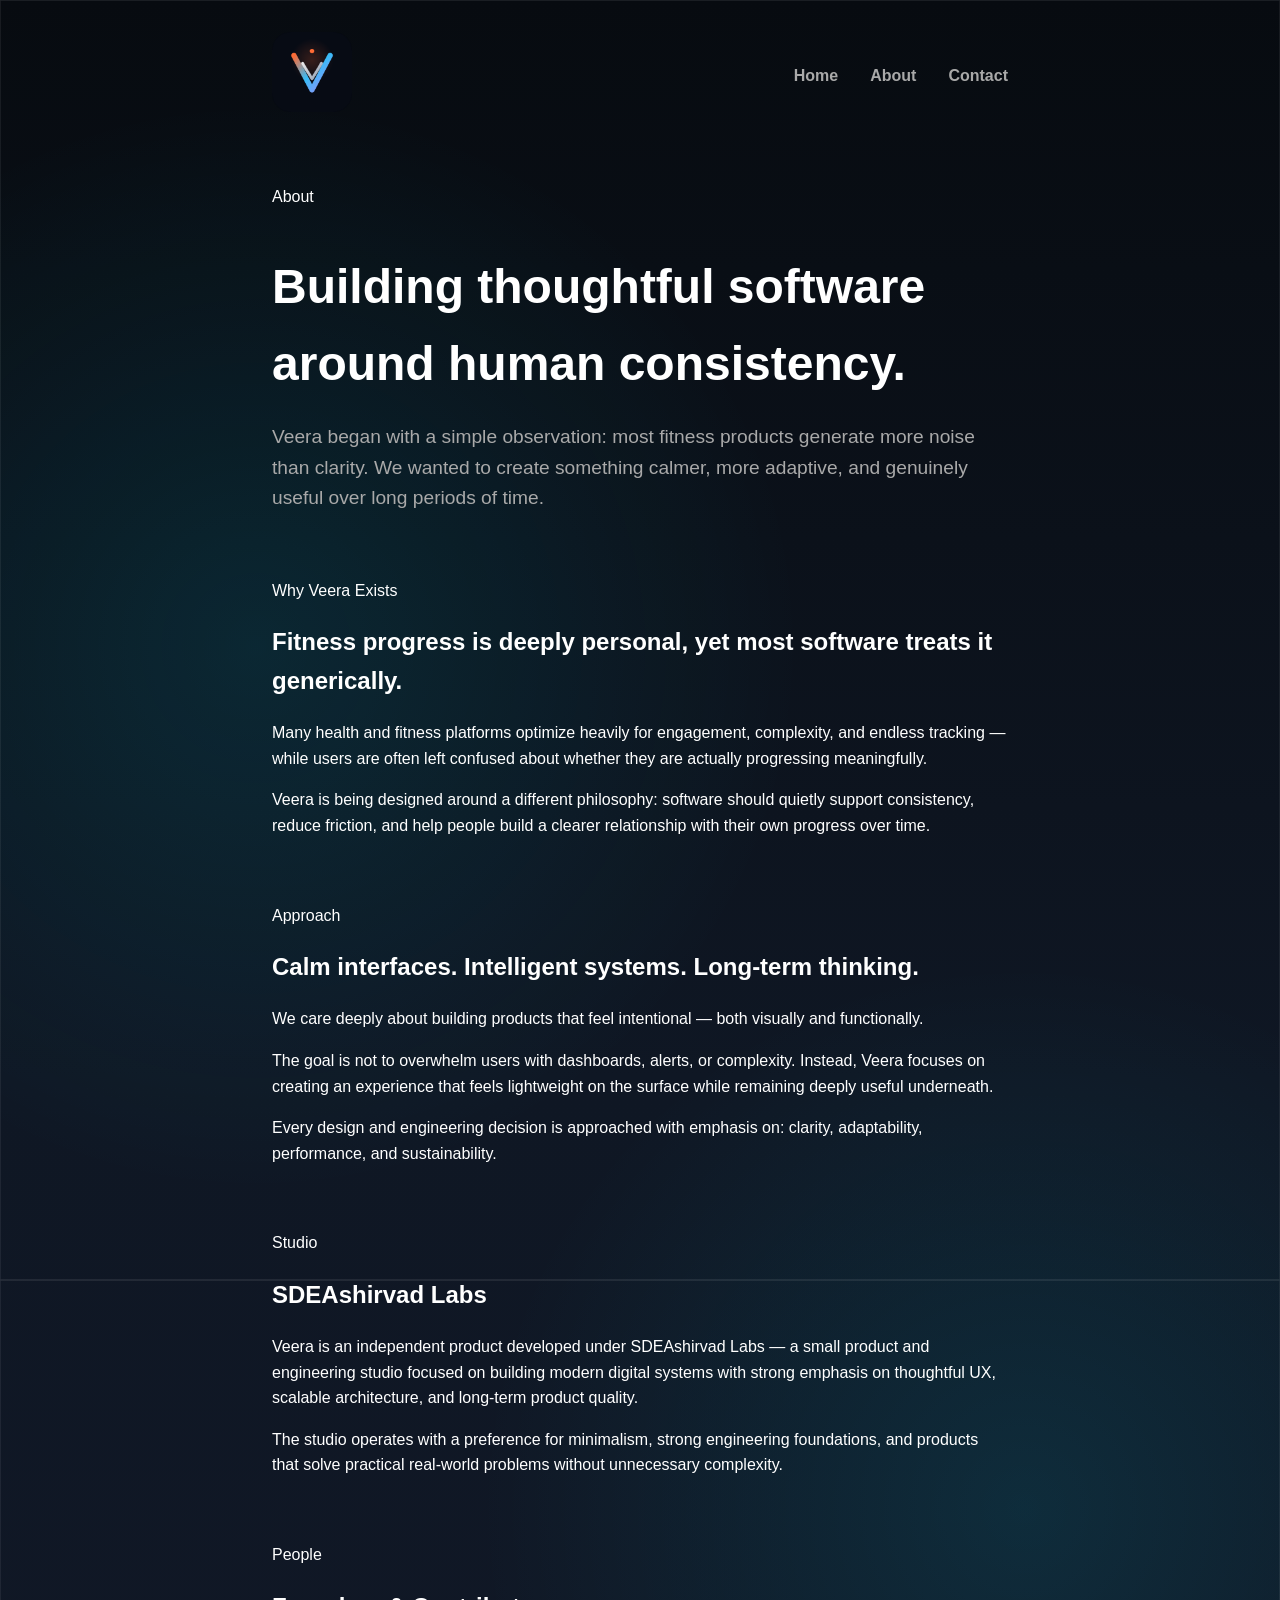
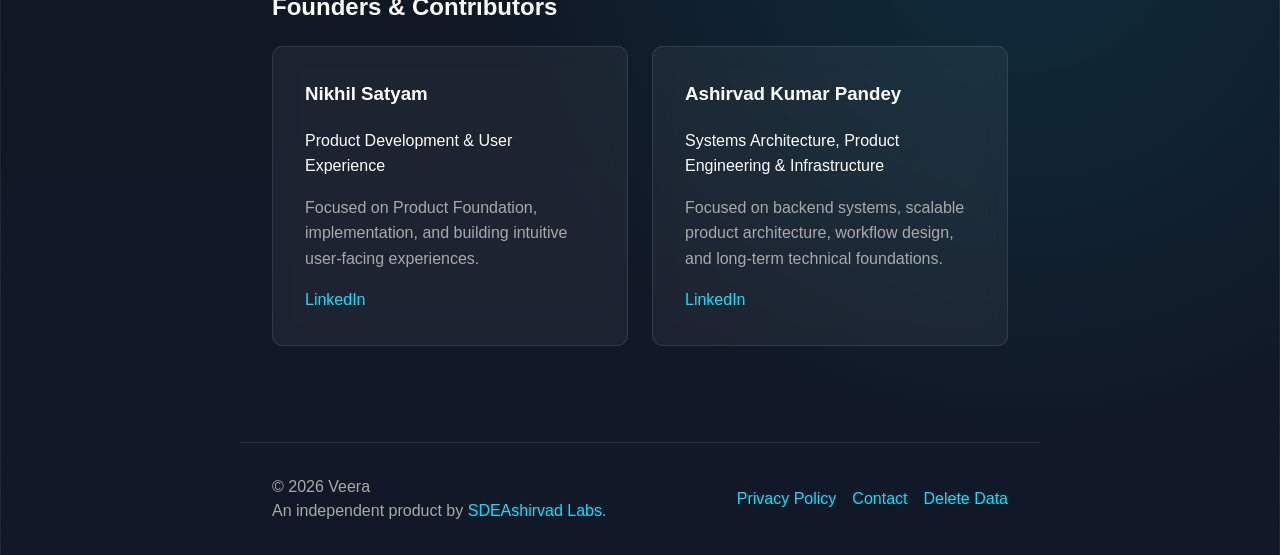
<file: about/index.html>
<!DOCTYPE html>
<html lang="en">
<head>
    <meta charset="UTF-8">
    <meta name="viewport" content="width=device-width, initial-scale=1.0">
    <title>About - Veera</title>
    <meta name="description" content="Learn about the philosophy and the team behind Veera, an intelligent fitness platform by SDEAshirvad Labs.">
    <meta property="og:title" content="About - Veera">
    <meta property="og:description" content="Learn about the philosophy and the team behind Veera.">
    <meta property="og:type" content="website">
    <meta property="og:url" content="https://veera.sdeashirvad.com/about/">
    <link rel="stylesheet" href="../styles/main.css">
    <link rel="icon" href="../assets/images/favicon.svg" type="image/svg+xml">
</head>
<body>
    <header>
        <div class="logo">
            <a href="/">
                <img src="../assets/images/icon.png" alt="Veera Home" class="logo-image" />
            </a>
        </div>
        <button class="hamburger" aria-label="Open navigation menu" aria-expanded="false">
            <span class="hamburger-box">
                <span class="hamburger-inner"></span>
            </span>
        </button>
        <nav class="main-nav" aria-label="Main Navigation">
            <ul>
                <li><a href="/">Home</a></li>
                <li><a href="/about/">About</a></li>
                <li><a href="/contact/">Contact</a></li>
            </ul>
        </nav>
    </header>

    <main>

        <section id="hero" class="about-hero">
            <span class="section-tag">About</span>

            <h1>
                Building thoughtful software
                around human consistency.
            </h1>

            <p class="hero-description">
                Veera began with a simple observation:
                most fitness products generate more noise than clarity.
                We wanted to create something calmer, more adaptive,
                and genuinely useful over long periods of time.
            </p>
        </section>

        <section id="origin" class="content-section">
            <div class="section-header">
                <span class="section-tag">Why Veera Exists</span>
                <h2>
                    Fitness progress is deeply personal,
                    yet most software treats it generically.
                </h2>
            </div>

            <div class="content-grid">
                <p>
                    Many health and fitness platforms optimize heavily for
                    engagement, complexity, and endless tracking —
                    while users are often left confused about whether
                    they are actually progressing meaningfully.
                </p>

                <p>
                    Veera is being designed around a different philosophy:
                    software should quietly support consistency,
                    reduce friction, and help people build a clearer
                    relationship with their own progress over time.
                </p>
            </div>
        </section>

        <section id="approach" class="content-section atmospheric-card">
            <div class="section-header">
                <span class="section-tag">Approach</span>
                <h2>
                    Calm interfaces.
                    Intelligent systems.
                    Long-term thinking.
                </h2>
            </div>

            <p class="large-text">
                We care deeply about building products that feel
                intentional — both visually and functionally.
            </p>

            <p>
                The goal is not to overwhelm users with dashboards,
                alerts, or complexity.
                Instead, Veera focuses on creating an experience that feels
                lightweight on the surface while remaining deeply useful underneath.
            </p>

            <p>
                Every design and engineering decision is approached with emphasis on:
                clarity, adaptability, performance, and sustainability.
            </p>
        </section>

        <section id="studio" class="content-section">
            <div class="section-header">
                <span class="section-tag">Studio</span>
                <h2>SDEAshirvad Labs</h2>
            </div>

            <p>
                Veera is an independent product developed under
                SDEAshirvad Labs — a small product and engineering studio
                focused on building modern digital systems with strong emphasis on
                thoughtful UX, scalable architecture, and long-term product quality.
            </p>

            <p>
                The studio operates with a preference for minimalism,
                strong engineering foundations, and products that solve
                practical real-world problems without unnecessary complexity.
            </p>
        </section>

        <section id="people" class="content-section">
            <div class="section-header">
                <span class="section-tag">People</span>
                <h2>Founders & Contributors</h2>
            </div>

            <div class="founders-grid">

                <div class="founder-card">
                    <div class="founder-meta">
                        <h3>Nikhil Satyam</h3>
                        <span>
                        Product Development & User Experience
                    </span>
                    </div>

                    <p>
                        Focused on Product Foundation, implementation,
                        and building intuitive user-facing experiences.
                    </p>

                    <a href="https://www.linkedin.com/in/nikhil-satyam/"
                       target="_blank"
                       rel="noopener noreferrer">
                        LinkedIn
                    </a>
                </div>

                <div class="founder-card">
                    <div class="founder-meta">
                        <h3>Ashirvad Kumar Pandey</h3>
                        <span>
                        Systems Architecture, Product Engineering & Infrastructure
                    </span>
                    </div>

                    <p>
                        Focused on backend systems, scalable product architecture,
                        workflow design, and long-term technical foundations.
                    </p>

                    <a href="https://www.linkedin.com/in/sdeashirvad/"
                       target="_blank"
                       rel="noopener noreferrer">
                        LinkedIn
                    </a>
                </div>

            </div>
        </section>

    </main>

    <footer>
        <div class="footer-content">
            <p>&copy; 2026 Veera</p>
            <p>An independent product by <a href="https://ashirvad.work" target="_blank" rel="noopener noreferrer">SDEAshirvad Labs</a>.</p>
        </div>
        <nav class="footer-nav">
            <a href="/privacy/">Privacy Policy</a>
            <a href="/contact/">Contact</a>
            <a href="/delete-data/">Delete Data</a>
        </nav>
    </footer>

    <script src="../scripts/main.js"></script>
</body>
</html>
</file>
<file: styles/main.css>
/* Veera - Main Stylesheet */

:root {
    --background-gradient-start: #070B10;
    --background-gradient-mid: #0F1724;
    --background-gradient-end: #111827;
    --card-background-color: rgba(255, 255, 255, 0.05);
    --card-border-color: rgba(255, 255, 255, 0.1);
    --text-color: #FFFFFF;
    --primary-color: #FFFFFF;
    --secondary-color: #a9a9a9;
    --accent-color: #00E5FF; /* Cyan accent */
    --container-width: 800px;
    --font-family: 'Inter', -apple-system, BlinkMacSystemFont, "Segoe UI", Roboto, Helvetica, Arial, sans-serif;
}

body {
    background: linear-gradient(180deg, var(--background-gradient-start) 0%, var(--background-gradient-mid) 50%, var(--background-gradient-end) 100%);
    color: var(--text-color);
    font-family: var(--font-family);
    margin: 0;
    padding: 0;
    line-height: 1.6;
    display: flex;
    flex-direction: column;
    min-height: 100vh;
    position: relative;
    overflow-x: hidden;
}

body.nav-open {
    overflow: hidden;
}

body::before {
    content: '';
    position: absolute;
    top: 0;
    left: 0;
    right: 0;
    bottom: 0;
    background-image: url('data:image/svg+xml,<svg xmlns="http://www.w3.org/2000/svg" viewBox="0 0 100 100"><path d="M0 0 H100 V100 H0 Z" fill="none" stroke="%23FFFFFF1A" stroke-width="0.1"/></svg>'),
                      radial-gradient(circle at 20% 30%, rgba(0, 229, 255, 0.1) 0%, transparent 30%),
                      radial-gradient(circle at 80% 70%, rgba(0, 229, 255, 0.1) 0%, transparent 30%);
    z-index: -1;
}

h1, h2, h3, h4, h5, h6 {
    font-weight: 600;
    color: var(--primary-color);
}

a {
    color: var(--accent-color);
    text-decoration: none;
    transition: color 0.3s ease;
}

a:hover {
    color: var(--primary-color);
}

header, main, footer {
    width: 100%;
    max-width: var(--container-width);
    margin: 0 auto;
    padding: 2rem;
    box-sizing: border-box;
    z-index: 1;
}

main {
    flex-grow: 1;
}

section {
    margin-bottom: 4rem;
    position: relative;
}

header {
    display: flex;
    justify-content: space-between;
    align-items: center;
    z-index: 100;
}

.logo a {
    display: block;
}

.logo-image {
    height: 80px;
    width: auto;
}

/* Main Navigation */
.main-nav {
    z-index: 999;
}

.main-nav ul {
    list-style: none;
    margin: 0;
    padding: 0;
    display: flex;
}

.main-nav li {
    margin-left: 2rem;
}

.main-nav a {
    color: var(--secondary-color);
    font-weight: 600;
    transition: color 0.3s ease;
}

.main-nav a:hover {
    color: var(--primary-color);
}

/* Hamburger Menu */
.hamburger {
    display: none;
    padding: 15px;
    border: none;
    background: transparent;
    cursor: pointer;
    z-index: 1000;
}

.hamburger-box {
    width: 30px;
    height: 24px;
    display: inline-block;
    position: relative;
}

.hamburger-inner,
.hamburger-inner::before,
.hamburger-inner::after {
    width: 100%;
    height: 3px;
    background-color: var(--primary-color);
    position: absolute;
    border-radius: 3px;
    transition: transform 0.3s ease;
}

.hamburger-inner {
    top: 50%;
    transform: translateY(-50%);
}

.hamburger-inner::before,
.hamburger-inner::after {
    content: '';
    display: block;
}

.hamburger-inner::before {
    top: -10px;
}

.hamburger-inner::after {
    bottom: -10px;
}

.nav-open .hamburger-inner {
    transform: rotate(45deg);
}

.nav-open .hamburger-inner::before {
    transform: rotate(90deg) translate(-10px, 0px);
}

.nav-open .hamburger-inner::after {
    transform: rotate(90deg) translate(10px, 0px);
}


footer {
    border-top: 1px solid var(--card-border-color);
    padding-top: 2rem;
    display: flex;
    justify-content: space-between;
    align-items: center;
    color: var(--secondary-color);
    flex-wrap: wrap;
}

.footer-content {
    text-align: left;
    margin-right: 2rem;
}

.footer-content p {
    margin: 0;
    line-height: 1.5;
}

.footer-nav {
    display: flex;
    flex-wrap: wrap;
}

.footer-nav a {
    margin-left: 1rem;
    white-space: nowrap;
}


#hero h1 {
    font-size: 3rem;
    margin-bottom: 1rem;
}

#hero p {
    font-size: 1.2rem;
    color: var(--secondary-color);
}

.cta-link {
    font-weight: 600;
    text-decoration: underline;
    cursor: pointer;
}

.cta-button {
    display: inline-block;
    background-color: var(--accent-color);
    color: var(--background-gradient-start);
    padding: 1rem 2rem;
    border-radius: 5px;
    font-weight: 600;
    transition: transform 0.3s ease, box-shadow 0.3s ease;
    position: relative;
    cursor: pointer;
}

.cta-button:hover {
    transform: translateY(-3px);
    box-shadow: 0 10px 20px rgba(0, 229, 255, 0.2);
}

.cta-button::before {
    content: '';
    position: absolute;
    top: 0;
    left: 0;
    right: 0;
    bottom: 0;
    border-radius: 5px;
    background-color: var(--accent-color);
    animation: pulse 2s infinite;
    z-index: -1;
}

@keyframes pulse {
    0% {
        transform: scale(1);
        opacity: 0.5;
    }
    100% {
        transform: scale(1.4);
        opacity: 0;
    }
}

/* Features Section */
.features-grid {
    display: grid;
    grid-template-columns: repeat(auto-fit, minmax(250px, 1fr));
    gap: 1.5rem;
}

.feature-card {
    background-color: var(--card-background-color);
    padding: 2rem;
    border-radius: 10px;
    border: 1px solid var(--card-border-color);
    backdrop-filter: blur(10px);
    -webkit-backdrop-filter: blur(10px);
    transition: transform 0.3s ease, box-shadow 0.3s ease;
}

.feature-card:hover {
    transform: translateY(-5px);
    box-shadow: 0 10px 20px rgba(0,0,0,0.2);
}

.feature-card h3 {
    margin-top: 0;
    font-size: 1.2rem;
}

.feature-card p {
    color: var(--secondary-color);
}

/* Progress Visualization Section */
.progress-chart {
    margin-top: 2rem;
}

.chart-bar {
    margin-bottom: 1rem;
}

.bar-label {
    margin-bottom: 0.5rem;
    color: var(--secondary-color);
}

.bar {
    height: 20px;
    background: linear-gradient(90deg, var(--accent-color) 0%, #00BFFF 100%);
    border-radius: 10px;
    animation: fill-bar 2s ease-out forwards;
}

@keyframes fill-bar {
    from { width: 0; }
}

/* Contact Form */
.contact-form {
    margin-top: 2rem;
}

.form-group {
    margin-bottom: 1.5rem;
}

.form-group label {
    display: block;
    margin-bottom: 0.5rem;
    color: var(--secondary-color);
}

.form-group input,
.form-group textarea {
    width: 100%;
    padding: 1rem;
    background-color: var(--card-background-color);
    border: 1px solid var(--card-border-color);
    border-radius: 5px;
    color: var(--text-color);
    font-family: var(--font-family);
    backdrop-filter: blur(5px);
    -webkit-backdrop-filter: blur(5px);
}

.submit-button {
    display: inline-block;
    background-color: var(--accent-color);
    color: var(--background-gradient-start);
    padding: 1rem 2rem;
    border: none;
    border-radius: 5px;
    font-weight: 600;
    cursor: pointer;
    transition: opacity 0.3s ease;
}

.submit-button:hover {
    opacity: 0.9;
}

/* About Page */
.founders-grid {
    display: grid;
    grid-template-columns: repeat(auto-fit, minmax(250px, 1fr));
    gap: 1.5rem;
}

.founder-card {
    background-color: var(--card-background-color);
    padding: 2rem;
    border-radius: 10px;
    border: 1px solid var(--card-border-color);
    backdrop-filter: blur(10px);
    -webkit-backdrop-filter: blur(10px);
}

.founder-card h3 {
    margin-top: 0;
}

.founder-card p {
    color: var(--secondary-color);
    margin-bottom: 1rem;
}

/* Modal */
.modal-overlay {
    position: fixed;
    top: 0;
    left: 0;
    width: 100%;
    height: 100%;
    background-color: rgba(0, 0, 0, 0.5);
    backdrop-filter: blur(10px);
    -webkit-backdrop-filter: blur(10px);
    display: flex;
    justify-content: center;
    align-items: center;
    z-index: 1000;
}

.modal-content {
    background-color: var(--card-background-color);
    padding: 3rem;
    border-radius: 10px;
    border: 1px solid var(--card-border-color);
    position: relative;
    max-width: 500px;
    width: 90%;
}

.close-button {
    position: absolute;
    top: 1rem;
    right: 1rem;
    background: none;
    border: none;
    color: var(--secondary-color);
    font-size: 2rem;
    cursor: pointer;
}


/* Responsive Design */

@media (max-width: 768px) {
    header, main, footer {
        padding: 1.5rem;
    }

    #hero h1 {
        font-size: 2.5rem;
    }

    .hamburger {
        display: block;
    }

    .main-nav {
        display: none;
        position: fixed;
        top: 0;
        left: 0;
        width: 100%;
        height: 100%;
        background-color: var(--background-gradient-start);
        flex-direction: column;
        justify-content: center;
        align-items: center;
    }

    .nav-open .main-nav {
        display: flex;
    }

    .main-nav ul {
        flex-direction: column;
        text-align: center;
    }

    .main-nav li {
        margin: 1rem 0;
    }

    .main-nav a {
        font-size: 1.5rem;
    }
}

@media (max-width: 480px) {
    header, main, footer {
        padding: 1rem;
    }

    #hero h1 {
        font-size: 2rem;
    }

    footer {
        flex-direction: column;
        align-items: flex-start;
    }

    .footer-nav {
        margin-top: 1rem;
    }

    .footer-nav a {
        margin-left: 0;
        margin-right: 1rem;
    }
}
</file>
